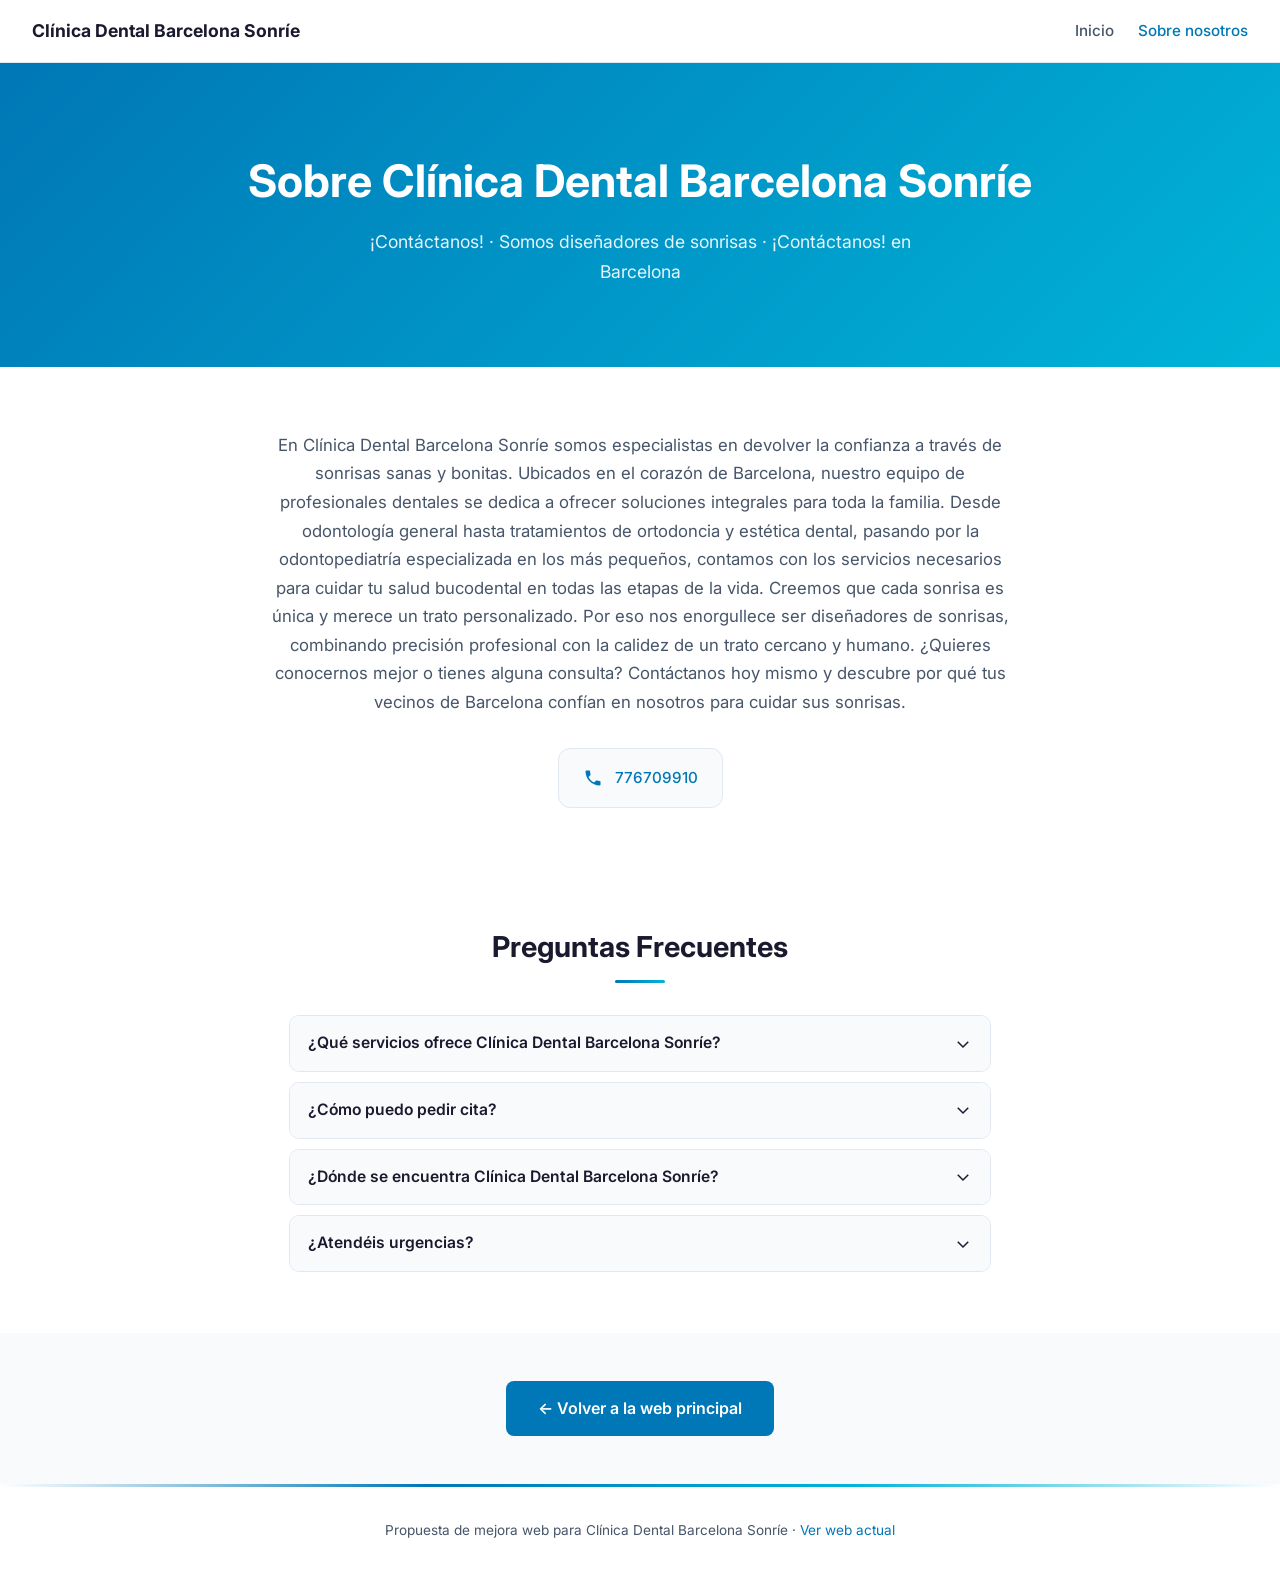
<file: nosotros.html>
<!DOCTYPE html>
<html lang="es">
<head>
<meta charset="UTF-8">
<meta name="viewport" content="width=device-width,initial-scale=1.0">
<title>Sobre Clínica Dental Barcelona Sonríe | Barcelona</title>
<meta name="description" content="Conoce a Clínica Dental Barcelona Sonríe en Barcelona. ¡Contáctanos!, Somos diseñadores de sonrisas.">
<meta property="og:title" content="Sobre Clínica Dental Barcelona Sonríe">
<meta property="og:type" content="website">
<meta property="og:locale" content="es_ES">
<meta name="robots" content="noindex,nofollow">
<link rel="preconnect" href="https://fonts.bunny.net" crossorigin>
<link href="https://fonts.bunny.net/css?family=inter:400,500,600,700&display=swap" rel="stylesheet">
<style>
*{margin:0;padding:0;box-sizing:border-box}
:root{--primary:#0077B6;--accent:#00B4D8;--text:#1a1a2e;--muted:#475569;--bg:#ffffff;--surface:#f8fafc;--border:#e2e8f0}
body{font-family:'Inter',system-ui,-apple-system,sans-serif;color:var(--text);line-height:1.7;background:var(--bg);-webkit-font-smoothing:antialiased}
a{color:var(--primary);text-decoration:none}
a:hover{text-decoration:underline}

/* NAV */
.kn-nav{background:var(--bg);border-bottom:1px solid var(--border);padding:1rem 2rem;display:flex;align-items:center;justify-content:space-between;position:sticky;top:0;z-index:100;backdrop-filter:blur(12px);background:rgba(255,255,255,0.9)}
.kn-nav-brand{font-weight:700;font-size:1.1rem;color:var(--text)}
.kn-nav-links{display:flex;gap:1.5rem;font-size:0.95rem}
.kn-nav-links a{color:var(--muted);font-weight:500;transition:color 0.2s}
.kn-nav-links a:hover,.kn-nav-links a.active{color:var(--primary);text-decoration:none}

/* HERO */
.kn-hero{background:linear-gradient(135deg,var(--primary),var(--accent));color:#fff;padding:clamp(3rem,8vw,5rem) 2rem;text-align:center}
.kn-hero h1{font-size:clamp(1.8rem,4vw,2.8rem);font-weight:700;margin-bottom:0.5rem}
.kn-hero p{font-size:1.1rem;opacity:0.9;max-width:600px;margin:0 auto}

/* ABOUT */
.kn-about{max-width:800px;margin:0 auto;padding:clamp(2.5rem,5vw,4rem) 1.5rem}
.kn-about p{font-size:1.05rem;color:var(--muted);text-align:center;margin-bottom:2rem}
.kn-contact-cards{display:flex;flex-wrap:wrap;justify-content:center;gap:1.5rem;margin-top:2rem}
.kn-card{display:flex;align-items:center;gap:0.75rem;padding:1rem 1.5rem;border:1px solid var(--border);border-radius:12px;background:var(--surface);transition:border-color 0.3s,box-shadow 0.3s}
.kn-card:hover{border-color:var(--primary);box-shadow:0 4px 12px rgba(0,0,0,0.06)}
.kn-card svg{flex-shrink:0;color:var(--primary)}
.kn-card span,.kn-card a{font-size:0.95rem;font-weight:500}

/* FAQ */
.kn-faq{max-width:750px;margin:0 auto;padding:clamp(2rem,4vw,3.5rem) 1.5rem}
.kn-faq h2{text-align:center;font-size:clamp(1.4rem,3vw,1.8rem);margin-bottom:0.5rem}
.kn-faq .sub{text-align:center;display:block;width:50px;height:3px;background:linear-gradient(90deg,var(--primary),var(--accent));margin:0 auto 2rem;border-radius:2px}
details{margin-bottom:10px;border:1px solid var(--border);border-radius:10px;overflow:hidden;transition:border-color 0.3s}
details[open]{border-color:var(--primary)}
summary{padding:14px 18px;cursor:pointer;font-weight:600;font-size:0.98rem;background:var(--surface);display:flex;justify-content:space-between;align-items:center;list-style:none;transition:background 0.2s}
summary:hover{background:#f1f5f9}
summary::-webkit-details-marker{display:none}
summary::marker{display:none}
summary svg{transition:transform 0.3s;flex-shrink:0;margin-left:12px}
details[open] summary svg{transform:rotate(180deg)}
.faq-answer{padding:0 18px 14px;color:var(--muted);font-size:0.95rem}

/* CTA */
.kn-cta{text-align:center;padding:clamp(2rem,4vw,3rem) 1.5rem;background:var(--surface)}
.kn-cta a{display:inline-block;padding:14px 32px;background:var(--primary);color:#fff;border-radius:8px;font-weight:600;font-size:1rem;transition:transform 0.2s,box-shadow 0.2s;text-decoration:none}
.kn-cta a:hover{transform:translateY(-2px);box-shadow:0 6px 20px rgba(0,0,0,0.15)}

/* FOOTER */
.kn-footer{text-align:center;padding:2rem;font-size:0.85rem;color:var(--muted);border-top:3px solid;border-image:linear-gradient(90deg,transparent,var(--primary),var(--accent),transparent) 1}

@media(max-width:600px){
  .kn-nav{padding:0.75rem 1rem}
  .kn-contact-cards{flex-direction:column;align-items:stretch}
}
</style>
</head>
<body>
<nav class="kn-nav">
  <span class="kn-nav-brand">Clínica Dental Barcelona Sonríe</span>
  <div class="kn-nav-links">
    <a href="index.html">Inicio</a>
    <a href="nosotros.html" class="active">Sobre nosotros</a>
  </div>
</nav>

<div class="kn-hero">
  <h1>Sobre Clínica Dental Barcelona Sonríe</h1>
  <p>¡Contáctanos! · Somos diseñadores de sonrisas · ¡Contáctanos! en Barcelona</p>
</div>

<section class="kn-about">
  <p>En Clínica Dental Barcelona Sonríe somos especialistas en devolver la confianza a través de sonrisas sanas y bonitas. Ubicados en el corazón de Barcelona, nuestro equipo de profesionales dentales se dedica a ofrecer soluciones integrales para toda la familia.

Desde odontología general hasta tratamientos de ortodoncia y estética dental, pasando por la odontopediatría especializada en los más pequeños, contamos con los servicios necesarios para cuidar tu salud bucodental en todas las etapas de la vida.

Creemos que cada sonrisa es única y merece un trato personalizado. Por eso nos enorgullece ser diseñadores de sonrisas, combinando precisión profesional con la calidez de un trato cercano y humano.

¿Quieres conocernos mejor o tienes alguna consulta? Contáctanos hoy mismo y descubre por qué tus vecinos de Barcelona confían en nosotros para cuidar sus sonrisas.</p>
  <div class="kn-contact-cards">
    <div class="kn-card"><svg width="20" height="20" fill="currentColor" viewBox="0 0 24 24"><path d="M6.62 10.79c1.44 2.83 3.76 5.14 6.59 6.59l2.2-2.2c.27-.27.67-.36 1.02-.24 1.12.37 2.33.57 3.57.57.55 0 1 .45 1 1V20c0 .55-.45 1-1 1-9.39 0-17-7.61-17-17 0-.55.45-1 1-1h3.5c.55 0 1 .45 1 1 0 1.25.2 2.45.57 3.57.11.35.03.74-.25 1.02l-2.2 2.2z"/></svg><a href="tel:776709910">776709910</a></div>
    
    
  </div>
</section>

<section class="kn-faq">
  <h2>Preguntas Frecuentes</h2>
  <span class="sub"></span>
  
      <details>
        <summary>¿Qué servicios ofrece Clínica Dental Barcelona Sonríe?<svg width="18" height="18" fill="none" stroke="currentColor" stroke-width="2" viewBox="0 0 24 24"><path d="M19 9l-7 7-7-7"/></svg></summary>
        <div class="faq-answer">Clínica Dental Barcelona Sonríe ofrece una amplia gama de servicios de salud en Barcelona, incluyendo ¡contáctanos!, somos diseñadores de sonrisas, ¡contáctanos!. Nuestro equipo proporciona atención personalizada y de calidad.</div>
      </details>
      <details>
        <summary>¿Cómo puedo pedir cita?<svg width="18" height="18" fill="none" stroke="currentColor" stroke-width="2" viewBox="0 0 24 24"><path d="M19 9l-7 7-7-7"/></svg></summary>
        <div class="faq-answer">Puedes pedir cita en Clínica Dental Barcelona Sonríe llamando al 776709910. Visita nuestra web para más información.</div>
      </details>
      <details>
        <summary>¿Dónde se encuentra Clínica Dental Barcelona Sonríe?<svg width="18" height="18" fill="none" stroke="currentColor" stroke-width="2" viewBox="0 0 24 24"><path d="M19 9l-7 7-7-7"/></svg></summary>
        <div class="faq-answer">Clínica Dental Barcelona Sonríe está en Barcelona. Ofrecemos un entorno profesional y acogedor.</div>
      </details>
      <details>
        <summary>¿Atendéis urgencias?<svg width="18" height="18" fill="none" stroke="currentColor" stroke-width="2" viewBox="0 0 24 24"><path d="M19 9l-7 7-7-7"/></svg></summary>
        <div class="faq-answer">Para urgencias y disponibilidad, contacta directamente con Clínica Dental Barcelona Sonríe llamando al 776709910.</div>
      </details>
</section>

<div class="kn-cta">
  <a href="index.html">← Volver a la web principal</a>
</div>

<footer class="kn-footer">
  <p>Propuesta de mejora web para Clínica Dental Barcelona Sonríe · <a href="https://barcelonasonrie.com" target="_blank" rel="noopener">Ver web actual</a></p>
</footer>
</body>
</html>
</file>
